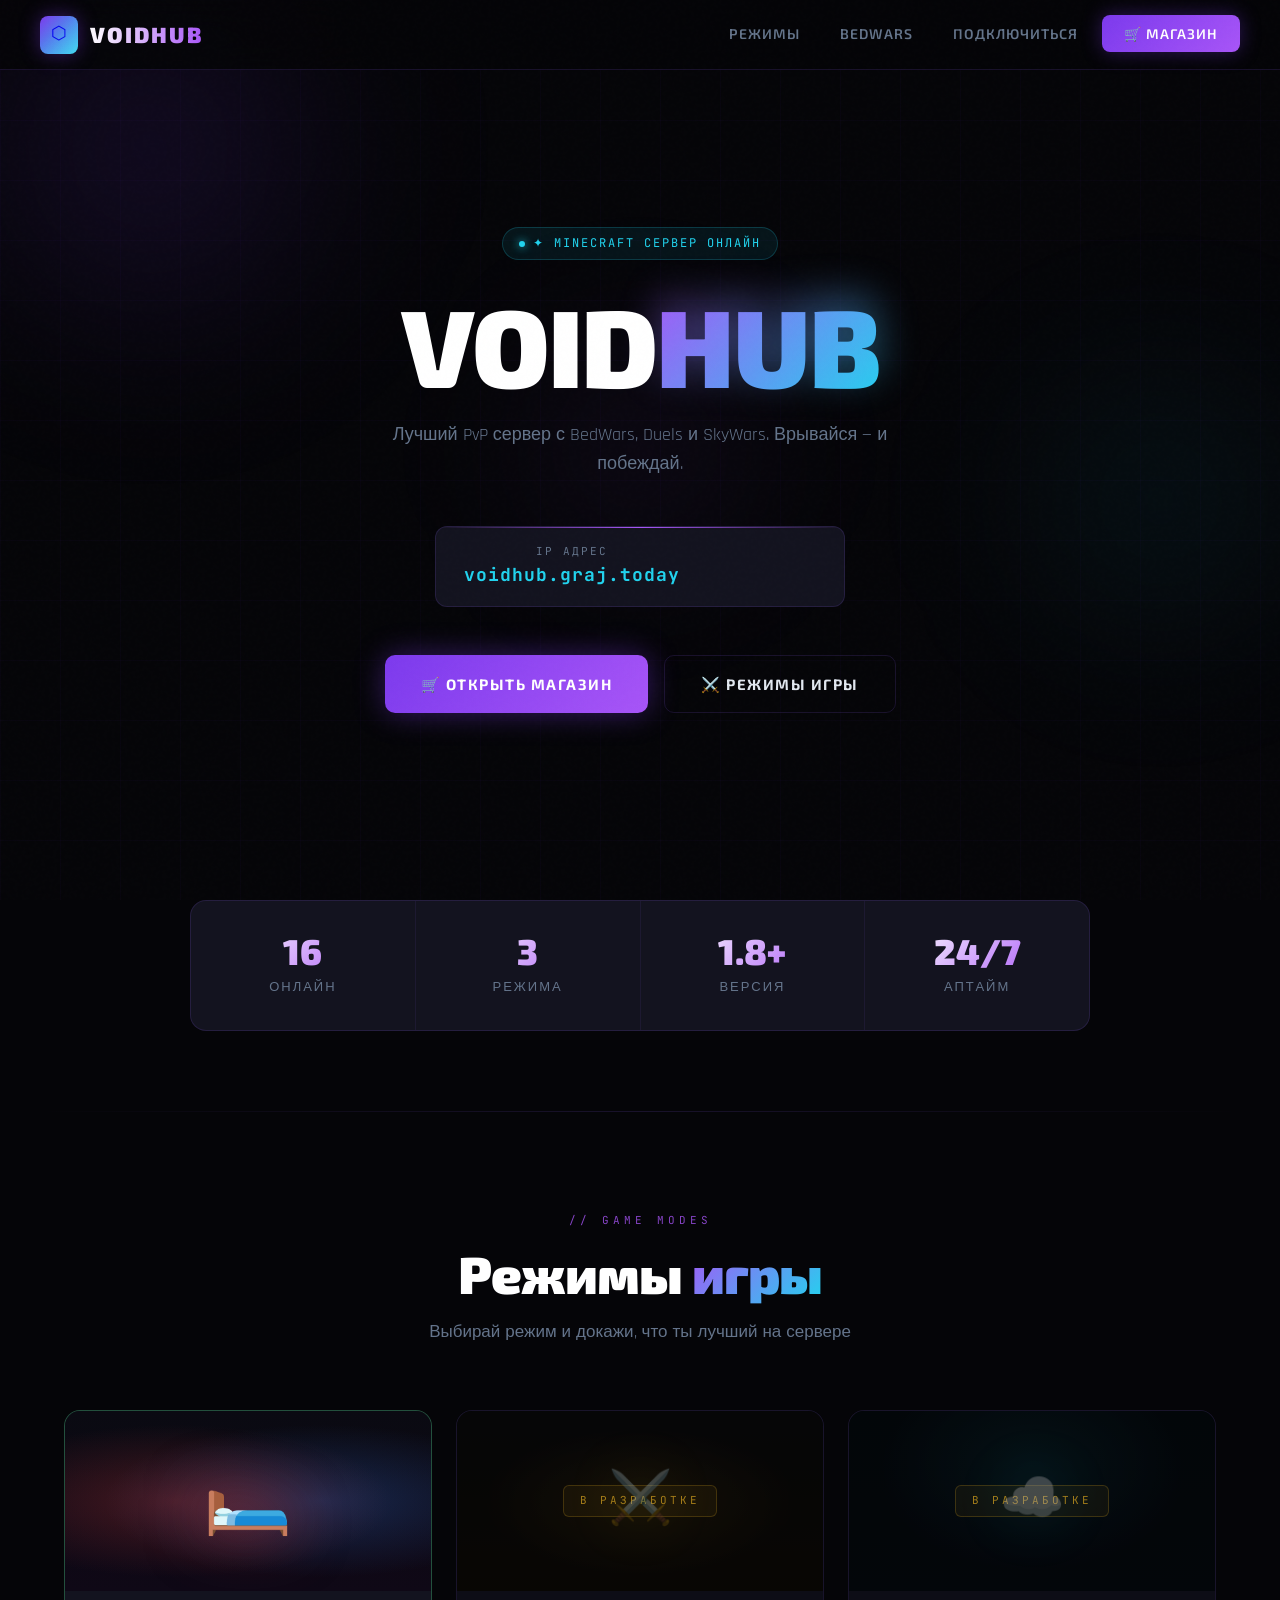
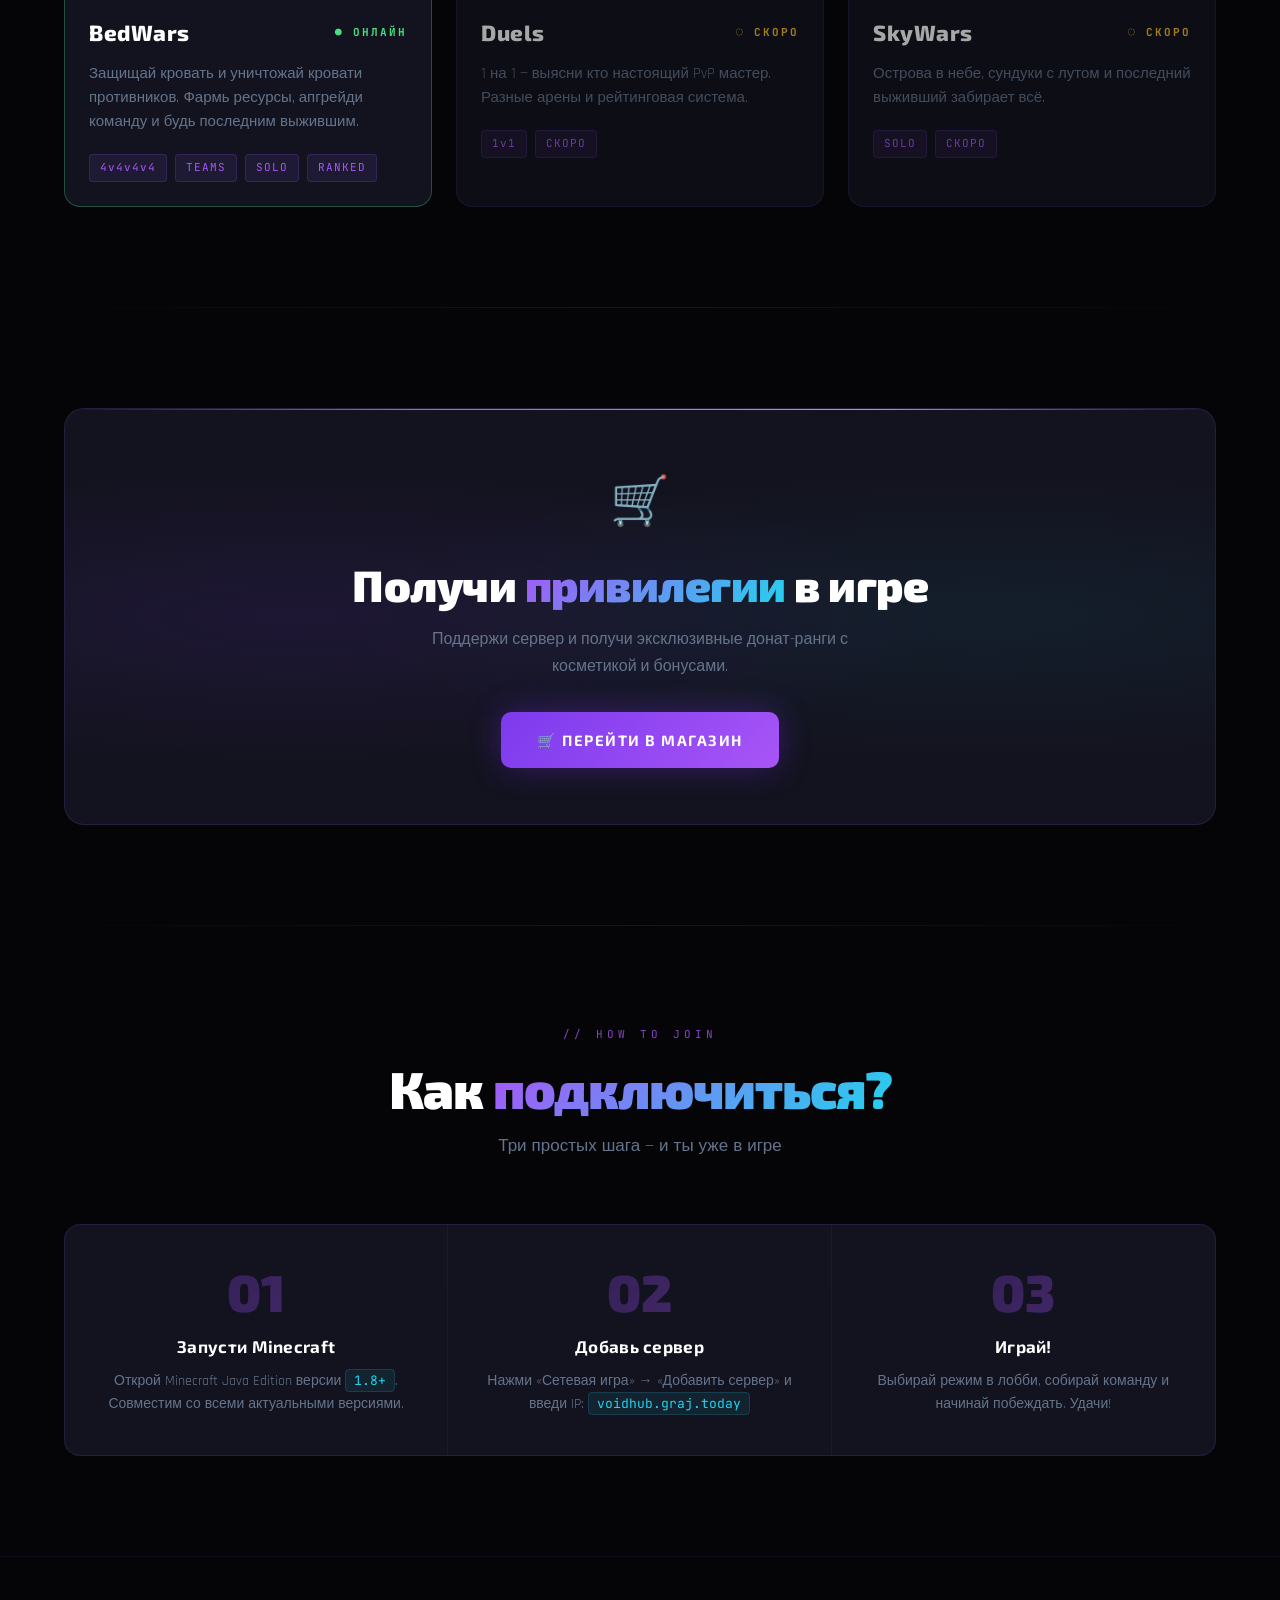
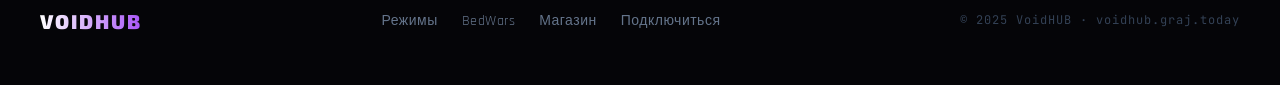
<file: index.html>
<!DOCTYPE html>
<html lang="ru">
<head>
<meta charset="UTF-8">
<meta name="viewport" content="width=device-width, initial-scale=1.0">
<title>VoidHUB — Minecraft Server</title>
<link rel="preconnect" href="https://fonts.googleapis.com">
<link rel="preconnect" href="https://fonts.gstatic.com" crossorigin>
<link href="https://fonts.googleapis.com/css2?family=Rajdhani:wght@400;500;600;700&family=Exo+2:wght@300;400;500;600;700;800;900&family=JetBrains+Mono:wght@400;700&display=swap" rel="stylesheet">
<style>
  :root {
    --void: #050508;
    --deep: #0a0a12;
    --surface: #0f0f1a;
    --card: #13131f;
    --card2: #181825;
    --border: rgba(138, 92, 246, 0.15);
    --border2: rgba(138, 92, 246, 0.08);
    --accent: #7c3aed;
    --accent2: #a855f7;
    --glow: #8b5cf6;
    --cyan: #22d3ee;
    --teal: #14b8a6;
    --green: #4ade80;
    --yellow: #fbbf24;
    --red: #f87171;
    --text: #e2e8f0;
    --muted: #64748b;
    --dim: #334155;
    --font-head: 'Exo 2', sans-serif;
    --font-body: 'Rajdhani', sans-serif;
    --font-mono: 'JetBrains Mono', monospace;
  }

  *, *::before, *::after { box-sizing: border-box; margin: 0; padding: 0; }

  html { scroll-behavior: smooth; }

  body {
    background: var(--void);
    color: var(--text);
    font-family: var(--font-body);
    font-size: 16px;
    line-height: 1.6;
    overflow-x: hidden;
    cursor: default;
  }

  /* ── NOISE TEXTURE OVERLAY ── */
  body::before {
    content: '';
    position: fixed; inset: 0;
    background-image: url("data:image/svg+xml,%3Csvg viewBox='0 0 256 256' xmlns='http://www.w3.org/2000/svg'%3E%3Cfilter id='n'%3E%3CfeTurbulence type='fractalNoise' baseFrequency='0.9' numOctaves='4' stitchTiles='stitch'/%3E%3C/filter%3E%3Crect width='100%25' height='100%25' filter='url(%23n)' opacity='0.04'/%3E%3C/svg%3E");
    pointer-events: none; z-index: 999; opacity: 0.3;
  }

  /* ── SCROLLBAR ── */
  ::-webkit-scrollbar { width: 6px; }
  ::-webkit-scrollbar-track { background: var(--deep); }
  ::-webkit-scrollbar-thumb { background: var(--accent); border-radius: 3px; }

  /* ── GRID BACKGROUND ── */
  .bg-grid {
    position: fixed; inset: 0; z-index: 0;
    background-image:
      linear-gradient(rgba(124,58,237,0.03) 1px, transparent 1px),
      linear-gradient(90deg, rgba(124,58,237,0.03) 1px, transparent 1px);
    background-size: 60px 60px;
    pointer-events: none;
  }

  /* ── FLOATING ORB ── */
  .orb {
    position: fixed;
    border-radius: 50%;
    filter: blur(80px);
    pointer-events: none;
    z-index: 0;
    animation: orbFloat 8s ease-in-out infinite alternate;
  }
  .orb-1 { width: 500px; height: 500px; background: radial-gradient(circle, rgba(124,58,237,0.15), transparent 70%); top: -100px; left: -100px; }
  .orb-2 { width: 400px; height: 400px; background: radial-gradient(circle, rgba(34,211,238,0.08), transparent 70%); bottom: 200px; right: -80px; animation-delay: -4s; }
  .orb-3 { width: 300px; height: 300px; background: radial-gradient(circle, rgba(168,85,247,0.1), transparent 70%); top: 50%; left: 50%; transform: translate(-50%,-50%); animation-delay: -2s; }
  @keyframes orbFloat { from { transform: translateY(0) scale(1); } to { transform: translateY(-40px) scale(1.05); } }

  /* ── NAV ── */
  nav {
    position: fixed; top: 0; left: 0; right: 0; z-index: 100;
    display: flex; align-items: center; justify-content: space-between;
    padding: 0 40px;
    height: 70px;
    background: rgba(5,5,8,0.85);
    backdrop-filter: blur(20px);
    border-bottom: 1px solid var(--border);
  }

  .nav-logo {
    display: flex; align-items: center; gap: 12px;
    text-decoration: none;
  }

  .nav-logo-icon {
    width: 38px; height: 38px;
    background: linear-gradient(135deg, var(--accent), var(--cyan));
    border-radius: 8px;
    display: grid; place-items: center;
    font-size: 18px;
    box-shadow: 0 0 20px rgba(124,58,237,0.4);
    position: relative;
    overflow: hidden;
  }
  .nav-logo-icon::after {
    content: '';
    position: absolute; inset: 0;
    background: linear-gradient(135deg, transparent 40%, rgba(255,255,255,0.15));
  }

  .nav-logo-text {
    font-family: var(--font-head);
    font-weight: 900;
    font-size: 22px;
    letter-spacing: 2px;
    background: linear-gradient(90deg, #fff 0%, var(--accent2) 100%);
    -webkit-background-clip: text;
    -webkit-text-fill-color: transparent;
    background-clip: text;
  }

  .nav-links {
    display: flex; align-items: center; gap: 8px;
    list-style: none;
  }

  .nav-links a {
    font-family: var(--font-head);
    font-weight: 600;
    font-size: 14px;
    letter-spacing: 1px;
    text-transform: uppercase;
    text-decoration: none;
    color: var(--muted);
    padding: 8px 16px;
    border-radius: 6px;
    transition: all 0.2s;
  }
  .nav-links a:hover { color: var(--text); background: rgba(124,58,237,0.1); }

  .nav-shop-btn {
    font-family: var(--font-head);
    font-weight: 700;
    font-size: 14px;
    letter-spacing: 1px;
    text-transform: uppercase;
    text-decoration: none;
    color: #fff !important;
    padding: 10px 22px !important;
    background: linear-gradient(135deg, var(--accent), var(--accent2)) !important;
    border-radius: 8px !important;
    box-shadow: 0 0 20px rgba(124,58,237,0.35);
    transition: all 0.2s !important;
  }
  .nav-shop-btn:hover {
    transform: translateY(-1px);
    box-shadow: 0 0 30px rgba(124,58,237,0.55) !important;
    background: rgba(0,0,0,0) !important;
  }

  /* ── HERO ── */
  .hero {
    position: relative; z-index: 1;
    min-height: 100vh;
    display: flex; flex-direction: column; align-items: center; justify-content: center;
    text-align: center;
    padding: 120px 24px 80px;
  }

  .hero-badge {
    display: inline-flex; align-items: center; gap: 8px;
    font-family: var(--font-mono);
    font-size: 12px;
    color: var(--cyan);
    background: rgba(34,211,238,0.08);
    border: 1px solid rgba(34,211,238,0.2);
    border-radius: 100px;
    padding: 6px 16px;
    margin-bottom: 32px;
    letter-spacing: 2px;
    text-transform: uppercase;
    animation: fadeDown 0.6s ease both;
  }

  .hero-badge::before {
    content: '';
    width: 6px; height: 6px;
    background: var(--cyan);
    border-radius: 50%;
    box-shadow: 0 0 8px var(--cyan);
    animation: pulse 2s infinite;
  }
  @keyframes pulse { 0%,100% { opacity: 1; } 50% { opacity: 0.3; } }

  .hero-title {
    font-family: var(--font-head);
    font-weight: 900;
    font-size: clamp(56px, 10vw, 110px);
    letter-spacing: -2px;
    line-height: 0.95;
    margin-bottom: 24px;
    animation: fadeDown 0.6s ease 0.1s both;
  }

  .hero-title .void { color: #fff; }
  .hero-title .hub {
    background: linear-gradient(135deg, var(--accent2), var(--cyan));
    -webkit-background-clip: text;
    -webkit-text-fill-color: transparent;
    background-clip: text;
    position: relative;
  }
  .hero-title .hub::after {
    content: 'HUB';
    position: absolute; inset: 0;
    background: linear-gradient(135deg, var(--accent2), var(--cyan));
    -webkit-background-clip: text;
    -webkit-text-fill-color: transparent;
    background-clip: text;
    filter: blur(20px);
    opacity: 0.5;
    z-index: -1;
  }

  .hero-sub {
    font-family: var(--font-body);
    font-size: 18px;
    color: var(--muted);
    max-width: 500px;
    margin: 0 auto 48px;
    font-weight: 400;
    animation: fadeDown 0.6s ease 0.2s both;
  }

  .hero-ip-box {
    display: inline-flex; align-items: center; gap: 16px;
    background: var(--card);
    border: 1px solid var(--border);
    border-radius: 12px;
    padding: 16px 28px;
    margin-bottom: 48px;
    animation: fadeDown 0.6s ease 0.3s both;
    cursor: pointer;
    transition: all 0.2s;
    position: relative;
    overflow: hidden;
  }
  .hero-ip-box::before {
    content: '';
    position: absolute; top: 0; left: 0; right: 0; height: 1px;
    background: linear-gradient(90deg, transparent, var(--accent2), transparent);
  }
  .hero-ip-box:hover { border-color: rgba(138,92,246,0.4); transform: translateY(-2px); }
  .hero-ip-box:hover .copy-hint { opacity: 1; }

  .ip-label {
    font-family: var(--font-mono);
    font-size: 11px;
    color: var(--muted);
    letter-spacing: 2px;
    text-transform: uppercase;
  }

  .ip-address {
    font-family: var(--font-mono);
    font-size: 18px;
    font-weight: 700;
    color: var(--cyan);
    letter-spacing: 1px;
  }

  .copy-hint {
    font-family: var(--font-mono);
    font-size: 11px;
    color: var(--accent2);
    opacity: 0;
    transition: opacity 0.2s;
    letter-spacing: 1px;
  }

  .hero-btns {
    display: flex; gap: 16px; flex-wrap: wrap; justify-content: center;
    animation: fadeDown 0.6s ease 0.4s both;
  }

  .btn-primary {
    display: inline-flex; align-items: center; gap: 10px;
    font-family: var(--font-head);
    font-weight: 700;
    font-size: 15px;
    letter-spacing: 1.5px;
    text-transform: uppercase;
    text-decoration: none;
    color: #fff;
    padding: 16px 36px;
    background: linear-gradient(135deg, var(--accent), var(--accent2));
    border-radius: 10px;
    box-shadow: 0 0 30px rgba(124,58,237,0.4), 0 4px 15px rgba(0,0,0,0.3);
    transition: all 0.25s;
    border: none; cursor: pointer;
    position: relative; overflow: hidden;
  }
  .btn-primary::before {
    content: '';
    position: absolute; inset: 0;
    background: linear-gradient(135deg, rgba(255,255,255,0.1), transparent);
    opacity: 0; transition: opacity 0.2s;
  }
  .btn-primary:hover { transform: translateY(-3px); box-shadow: 0 0 50px rgba(124,58,237,0.6), 0 8px 25px rgba(0,0,0,0.4); }
  .btn-primary:hover::before { opacity: 1; }

  .btn-secondary {
    display: inline-flex; align-items: center; gap: 10px;
    font-family: var(--font-head);
    font-weight: 700;
    font-size: 15px;
    letter-spacing: 1.5px;
    text-transform: uppercase;
    text-decoration: none;
    color: var(--text);
    padding: 16px 36px;
    background: transparent;
    border: 1px solid var(--border);
    border-radius: 10px;
    transition: all 0.25s;
    cursor: pointer;
  }
  .btn-secondary:hover { border-color: rgba(138,92,246,0.5); background: rgba(124,58,237,0.08); transform: translateY(-3px); }

  /* ── STATS BAR ── */
  .stats-bar {
    position: relative; z-index: 1;
    display: flex; justify-content: center; flex-wrap: wrap; gap: 0;
    margin: 0 24px;
    background: var(--card);
    border: 1px solid var(--border);
    border-radius: 16px;
    overflow: hidden;
    max-width: 900px;
    margin: 0 auto;
    animation: fadeUp 0.6s ease 0.5s both;
  }

  .stat-item {
    flex: 1; min-width: 180px;
    padding: 32px 28px;
    text-align: center;
    position: relative;
    border-right: 1px solid var(--border2);
  }
  .stat-item:last-child { border-right: none; }
  .stat-item::before {
    content: '';
    position: absolute; bottom: 0; left: 50%; transform: translateX(-50%);
    width: 40%; height: 2px;
    background: linear-gradient(90deg, transparent, var(--accent), transparent);
    opacity: 0; transition: opacity 0.3s;
  }
  .stat-item:hover::before { opacity: 1; }

  .stat-num {
    font-family: var(--font-head);
    font-weight: 900;
    font-size: 36px;
    background: linear-gradient(135deg, #fff, var(--accent2));
    -webkit-background-clip: text;
    -webkit-text-fill-color: transparent;
    background-clip: text;
    line-height: 1;
    margin-bottom: 8px;
  }

  .stat-label {
    font-family: var(--font-body);
    font-size: 13px;
    color: var(--muted);
    letter-spacing: 2px;
    text-transform: uppercase;
    font-weight: 500;
  }

  /* ── SECTION ── */
  section {
    position: relative; z-index: 1;
    padding: 100px 24px;
    max-width: 1200px;
    margin: 0 auto;
  }

  .section-header {
    text-align: center;
    margin-bottom: 64px;
  }

  .section-tag {
    font-family: var(--font-mono);
    font-size: 11px;
    color: var(--accent2);
    letter-spacing: 4px;
    text-transform: uppercase;
    margin-bottom: 16px;
    opacity: 0.8;
  }

  .section-title {
    font-family: var(--font-head);
    font-weight: 900;
    font-size: clamp(32px, 5vw, 52px);
    letter-spacing: -1px;
    color: #fff;
    line-height: 1.1;
    margin-bottom: 16px;
  }

  .section-title span {
    background: linear-gradient(135deg, var(--accent2), var(--cyan));
    -webkit-background-clip: text;
    -webkit-text-fill-color: transparent;
    background-clip: text;
  }

  .section-desc {
    font-size: 17px;
    color: var(--muted);
    max-width: 480px;
    margin: 0 auto;
  }

  /* ── MODES GRID ── */
  .modes-grid {
    display: grid;
    grid-template-columns: repeat(auto-fit, minmax(300px, 1fr));
    gap: 24px;
  }

  .mode-card {
    background: var(--card);
    border: 1px solid var(--border);
    border-radius: 16px;
    overflow: hidden;
    transition: all 0.3s;
    position: relative;
    cursor: default;
  }
  .mode-card:hover { transform: translateY(-6px); border-color: rgba(138,92,246,0.35); }
  .mode-card:hover .mode-glow { opacity: 1; }
  .mode-card.active { border-color: rgba(74,222,128,0.3); }
  .mode-card.active .mode-status { color: var(--green); }
  .mode-card.coming-soon { opacity: 0.65; }
  .mode-card.coming-soon .mode-status { color: var(--yellow); }

  .mode-glow {
    position: absolute; inset: 0;
    background: radial-gradient(ellipse at 50% 0%, rgba(124,58,237,0.08), transparent 70%);
    opacity: 0; transition: opacity 0.3s;
    pointer-events: none;
  }

  .mode-banner {
    height: 180px;
    position: relative;
    overflow: hidden;
    display: flex; align-items: center; justify-content: center;
  }

  .mode-banner-bedwars {
    background:
      radial-gradient(ellipse at 30% 50%, rgba(239,68,68,0.25), transparent 60%),
      radial-gradient(ellipse at 70% 50%, rgba(59,130,246,0.25), transparent 60%),
      linear-gradient(180deg, #0a0a12 0%, #0f0816 100%);
  }
  .mode-banner-duels {
    background:
      radial-gradient(ellipse at 50% 50%, rgba(251,191,36,0.15), transparent 60%),
      linear-gradient(180deg, #0a0a0a 0%, #120c00 100%);
  }
  .mode-banner-skywars {
    background:
      radial-gradient(ellipse at 50% 30%, rgba(34,211,238,0.15), transparent 60%),
      linear-gradient(180deg, #020b0f 0%, #040a12 100%);
  }

  .mode-banner-icon {
    font-size: 72px;
    filter: drop-shadow(0 0 30px rgba(124,58,237,0.5));
    animation: iconFloat 3s ease-in-out infinite alternate;
    z-index: 1;
  }
  .mode-banner-bedwars .mode-banner-icon { filter: drop-shadow(0 0 30px rgba(239,68,68,0.5)); }
  .mode-banner-duels .mode-banner-icon { filter: drop-shadow(0 0 30px rgba(251,191,36,0.5)); }
  .mode-banner-skywars .mode-banner-icon { filter: drop-shadow(0 0 30px rgba(34,211,238,0.5)); }

  @keyframes iconFloat { from { transform: translateY(0); } to { transform: translateY(-8px); } }

  .mode-banner-particles {
    position: absolute; inset: 0;
    overflow: hidden;
  }
  .mode-banner-particles span {
    position: absolute;
    width: 3px; height: 3px;
    border-radius: 50%;
    background: var(--accent2);
    animation: particleDrift linear infinite;
    opacity: 0;
  }
  .mode-banner-bedwars .mode-banner-particles span { background: #f87171; }
  .mode-banner-skywars .mode-banner-particles span { background: var(--cyan); }
  .mode-banner-duels .mode-banner-particles span { background: var(--yellow); }

  @keyframes particleDrift {
    0% { transform: translateY(100%) translateX(var(--dx)); opacity: 0; }
    10% { opacity: 0.7; }
    90% { opacity: 0.7; }
    100% { transform: translateY(-100%) translateX(var(--dx)); opacity: 0; }
  }

  .mode-body {
    padding: 24px;
  }

  .mode-header {
    display: flex; align-items: center; justify-content: space-between;
    margin-bottom: 12px;
  }

  .mode-name {
    font-family: var(--font-head);
    font-weight: 800;
    font-size: 22px;
    letter-spacing: 0.5px;
    color: #fff;
  }

  .mode-status {
    font-family: var(--font-mono);
    font-size: 11px;
    letter-spacing: 2px;
    text-transform: uppercase;
    font-weight: 700;
  }

  .mode-desc {
    font-size: 15px;
    color: var(--muted);
    line-height: 1.6;
    margin-bottom: 20px;
  }

  .mode-tags {
    display: flex; flex-wrap: wrap; gap: 8px;
  }

  .mode-tag {
    font-family: var(--font-mono);
    font-size: 11px;
    color: var(--accent2);
    background: rgba(138,92,246,0.1);
    border: 1px solid rgba(138,92,246,0.2);
    border-radius: 4px;
    padding: 4px 10px;
    letter-spacing: 1px;
  }

  /* ── FEATURES ── */
  .features-grid {
    display: grid;
    grid-template-columns: repeat(auto-fit, minmax(260px, 1fr));
    gap: 20px;
  }

  .feature-card {
    background: var(--card);
    border: 1px solid var(--border2);
    border-radius: 12px;
    padding: 28px;
    transition: all 0.25s;
    position: relative;
    overflow: hidden;
  }
  .feature-card::before {
    content: '';
    position: absolute; top: 0; left: 0;
    width: 100%; height: 2px;
    background: linear-gradient(90deg, var(--accent), var(--cyan));
    transform: scaleX(0);
    transform-origin: left;
    transition: transform 0.3s;
  }
  .feature-card:hover { border-color: var(--border); transform: translateY(-4px); }
  .feature-card:hover::before { transform: scaleX(1); }

  .feature-icon {
    font-size: 32px;
    margin-bottom: 16px;
    display: block;
  }

  .feature-name {
    font-family: var(--font-head);
    font-weight: 700;
    font-size: 18px;
    color: #fff;
    margin-bottom: 8px;
    letter-spacing: 0.3px;
  }

  .feature-desc {
    font-size: 14px;
    color: var(--muted);
    line-height: 1.6;
  }

  /* ── RANKS / SHOP PROMO ── */
  .shop-promo {
    background: var(--card);
    border: 1px solid var(--border);
    border-radius: 20px;
    overflow: hidden;
    position: relative;
  }

  .shop-promo-bg {
    position: absolute; inset: 0;
    background:
      radial-gradient(ellipse at 20% 50%, rgba(124,58,237,0.1), transparent 50%),
      radial-gradient(ellipse at 80% 50%, rgba(34,211,238,0.06), transparent 50%);
    pointer-events: none;
  }
  .shop-promo-bg::before {
    content: '';
    position: absolute; top: 0; left: 0; right: 0; height: 1px;
    background: linear-gradient(90deg, transparent, var(--accent2) 30%, var(--cyan) 70%, transparent);
  }

  .shop-promo-inner {
    position: relative; z-index: 1;
    display: grid; grid-template-columns: 1fr 1fr;
    gap: 48px;
    padding: 56px 56px;
    align-items: center;
  }

  .shop-promo-left h2 {
    font-family: var(--font-head);
    font-weight: 900;
    font-size: clamp(28px, 4vw, 44px);
    letter-spacing: -0.5px;
    color: #fff;
    line-height: 1.1;
    margin-bottom: 16px;
  }
  .shop-promo-left h2 span {
    background: linear-gradient(135deg, var(--accent2), var(--cyan));
    -webkit-background-clip: text;
    -webkit-text-fill-color: transparent;
    background-clip: text;
  }

  .shop-promo-left p {
    font-size: 16px;
    color: var(--muted);
    margin-bottom: 32px;
    line-height: 1.7;
  }

  .ranks-list {
    display: flex; flex-direction: column; gap: 12px;
  }

  .rank-item {
    display: flex; align-items: center; gap: 16px;
    background: rgba(255,255,255,0.03);
    border: 1px solid var(--border2);
    border-radius: 10px;
    padding: 14px 18px;
    transition: all 0.2s;
  }
  .rank-item:hover { border-color: var(--border); background: rgba(124,58,237,0.05); }

  .rank-badge {
    font-family: var(--font-mono);
    font-weight: 700;
    font-size: 13px;
    letter-spacing: 1px;
    padding: 4px 12px;
    border-radius: 6px;
    min-width: 80px;
    text-align: center;
  }
  .rank-vip { background: rgba(74,222,128,0.15); color: var(--green); border: 1px solid rgba(74,222,128,0.25); }
  .rank-mvp { background: rgba(34,211,238,0.15); color: var(--cyan); border: 1px solid rgba(34,211,238,0.25); }
  .rank-elite { background: rgba(251,191,36,0.15); color: var(--yellow); border: 1px solid rgba(251,191,36,0.25); }
  .rank-legend { background: rgba(168,85,247,0.2); color: var(--accent2); border: 1px solid rgba(168,85,247,0.35); }

  .rank-info { flex: 1; }
  .rank-name {
    font-family: var(--font-head);
    font-weight: 700;
    font-size: 15px;
    color: #fff;
    margin-bottom: 2px;
  }
  .rank-perks {
    font-size: 13px;
    color: var(--muted);
  }

  /* ── HOW TO PLAY ── */
  .steps-row {
    display: grid;
    grid-template-columns: repeat(auto-fit, minmax(200px, 1fr));
    gap: 0;
    background: var(--card);
    border: 1px solid var(--border);
    border-radius: 16px;
    overflow: hidden;
    position: relative;
  }

  .step-item {
    padding: 40px 32px;
    text-align: center;
    border-right: 1px solid var(--border2);
    position: relative;
    transition: background 0.25s;
  }
  .step-item:last-child { border-right: none; }
  .step-item:hover { background: rgba(124,58,237,0.04); }

  .step-num {
    font-family: var(--font-head);
    font-weight: 900;
    font-size: 52px;
    background: linear-gradient(135deg, rgba(124,58,237,0.2), rgba(168,85,247,0.4));
    -webkit-background-clip: text;
    -webkit-text-fill-color: transparent;
    background-clip: text;
    line-height: 1;
    margin-bottom: 16px;
  }

  .step-title {
    font-family: var(--font-head);
    font-weight: 700;
    font-size: 17px;
    color: #fff;
    margin-bottom: 10px;
    letter-spacing: 0.3px;
  }

  .step-desc {
    font-size: 14px;
    color: var(--muted);
    line-height: 1.6;
  }

  .step-desc code {
    font-family: var(--font-mono);
    font-size: 13px;
    color: var(--cyan);
    background: rgba(34,211,238,0.08);
    padding: 2px 8px;
    border-radius: 4px;
    border: 1px solid rgba(34,211,238,0.15);
  }

  /* ── DISCORD ── */
  .discord-section {
    background: linear-gradient(135deg, rgba(88,101,242,0.15), rgba(124,58,237,0.1));
    border: 1px solid rgba(88,101,242,0.25);
    border-radius: 20px;
    padding: 60px;
    text-align: center;
    position: relative;
    overflow: hidden;
  }
  .discord-section::before {
    content: '';
    position: absolute; top: 0; left: 0; right: 0; height: 1px;
    background: linear-gradient(90deg, transparent, rgba(88,101,242,0.8), transparent);
  }

  .discord-icon { font-size: 56px; margin-bottom: 24px; display: block; }

  .discord-section h2 {
    font-family: var(--font-head);
    font-weight: 900;
    font-size: clamp(28px, 4vw, 40px);
    color: #fff;
    margin-bottom: 12px;
  }

  .discord-section p {
    font-size: 16px;
    color: var(--muted);
    margin-bottom: 32px;
    max-width: 400px;
    margin-left: auto; margin-right: auto;
  }

  .btn-discord {
    display: inline-flex; align-items: center; gap: 12px;
    font-family: var(--font-head);
    font-weight: 700;
    font-size: 15px;
    letter-spacing: 1px;
    text-transform: uppercase;
    text-decoration: none;
    color: #fff;
    padding: 16px 40px;
    background: #5865F2;
    border-radius: 10px;
    box-shadow: 0 0 30px rgba(88,101,242,0.4);
    transition: all 0.25s;
  }
  .btn-discord:hover { transform: translateY(-3px); box-shadow: 0 0 50px rgba(88,101,242,0.6); background: #4752c4; }

  /* ── FOOTER ── */
  footer {
    position: relative; z-index: 1;
    border-top: 1px solid var(--border2);
    padding: 48px 40px;
    display: flex; align-items: center; justify-content: space-between;
    flex-wrap: wrap; gap: 24px;
  }

  .footer-logo {
    font-family: var(--font-head);
    font-weight: 900;
    font-size: 20px;
    letter-spacing: 2px;
    background: linear-gradient(90deg, #fff, var(--accent2));
    -webkit-background-clip: text;
    -webkit-text-fill-color: transparent;
    background-clip: text;
  }

  .footer-links {
    display: flex; gap: 24px; flex-wrap: wrap;
  }
  .footer-links a {
    font-family: var(--font-body);
    font-size: 14px;
    color: var(--muted);
    text-decoration: none;
    letter-spacing: 0.5px;
    transition: color 0.2s;
  }
  .footer-links a:hover { color: var(--text); }

  .footer-copy {
    font-family: var(--font-mono);
    font-size: 12px;
    color: var(--dim);
    letter-spacing: 1px;
  }

  /* ── TOAST ── */
  .toast {
    position: fixed;
    bottom: 30px; left: 50%; transform: translateX(-50%) translateY(80px);
    background: var(--card2);
    border: 1px solid rgba(74,222,128,0.3);
    border-radius: 10px;
    padding: 14px 28px;
    font-family: var(--font-mono);
    font-size: 13px;
    color: var(--green);
    letter-spacing: 1px;
    z-index: 9999;
    transition: transform 0.4s cubic-bezier(0.34,1.56,0.64,1), opacity 0.4s;
    opacity: 0;
    white-space: nowrap;
  }
  .toast.show { transform: translateX(-50%) translateY(0); opacity: 1; }

  /* ── ANIMATIONS ── */
  @keyframes fadeDown {
    from { opacity: 0; transform: translateY(-20px); }
    to { opacity: 1; transform: translateY(0); }
  }
  @keyframes fadeUp {
    from { opacity: 0; transform: translateY(20px); }
    to { opacity: 1; transform: translateY(0); }
  }

  /* ── DIVIDER ── */
  .divider {
    width: 100%; height: 1px;
    background: linear-gradient(90deg, transparent, var(--border), transparent);
    margin: 0 24px;
    max-width: 1200px;
    margin-left: auto; margin-right: auto;
  }

  /* ── RESPONSIVE ── */
  @media (max-width: 768px) {
    nav { padding: 0 20px; }
    .nav-links { display: none; }
    .shop-promo-inner { grid-template-columns: 1fr; padding: 32px 24px; gap: 32px; }
    .stat-item { min-width: 140px; }
    footer { padding: 32px 24px; flex-direction: column; align-items: flex-start; }
    .discord-section { padding: 40px 24px; }
    .step-item { border-right: none; border-bottom: 1px solid var(--border2); }
    .step-item:last-child { border-bottom: none; }
  }

  /* ── SECTION FADE-IN (INTERSECTION) ── */
  .fade-section {
    opacity: 0;
    transform: translateY(30px);
    transition: opacity 0.7s ease, transform 0.7s ease;
  }
  .fade-section.visible {
    opacity: 1;
    transform: translateY(0);
  }
</style>
</head>
<body>

<div class="bg-grid"></div>
<div class="orb orb-1"></div>
<div class="orb orb-2"></div>
<div class="orb orb-3"></div>

<!-- ── NAV ── -->
<nav>
  <a href="#" class="nav-logo">
    <div class="nav-logo-icon">⬡</div>
    <span class="nav-logo-text">VOIDHUB</span>
  </a>
  <ul class="nav-links">
    <li><a href="#modes">Режимы</a></li>
    <li><a href="#features">BedWars</a></li>
    <li><a href="#howtojoin">Подключиться</a></li>
    <li><a href="https://voidhub.tebex.io/" target="_blank" class="nav-shop-btn">🛒 Магазин</a></li>
  </ul>
</nav>

<!-- ── HERO ── -->
<div class="hero">
  <div class="hero-badge">✦ Minecraft сервер онлайн</div>

  <h1 class="hero-title">
    <span class="void">VOID</span><span class="hub">HUB</span>
  </h1>

  <p class="hero-sub">
    Лучший PvP сервер с BedWars, Duels и SkyWars.
    Врывайся — и побеждай.
  </p>

  <div class="hero-ip-box" onclick="copyIP()">
    <div>
      <div class="ip-label">IP адрес</div>
      <div class="ip-address">voidhub.graj.today</div>
    </div>
    <div class="copy-hint">[ СКОПИРОВАТЬ ]</div>
  </div>

  <div class="hero-btns">
    <a href="https://voidhub.tebex.io/" target="_blank" class="btn-primary">🛒 Открыть магазин</a>
    <a href="#modes" class="btn-secondary">⚔️ Режимы игры</a>
  </div>
</div>

<!-- ── STATS ── -->
<div style="position:relative;z-index:1;padding:0 24px 80px;max-width:960px;margin:0 auto;" class="fade-section">
  <div class="stats-bar">
    <div class="stat-item">
      <div class="stat-num" id="stat-online">—</div>
      <div class="stat-label">Онлайн</div>
    </div>
    <div class="stat-item">
      <div class="stat-num">3</div>
      <div class="stat-label">Режима</div>
    </div>
    <div class="stat-item">
      <div class="stat-num">1.8+</div>
      <div class="stat-label">Версия</div>
    </div>
    <div class="stat-item">
      <div class="stat-num">24/7</div>
      <div class="stat-label">Аптайм</div>
    </div>
  </div>
</div>

<div class="divider"></div>

<!-- ── MODES ── -->
<section id="modes" class="fade-section">
  <div class="section-header">
    <div class="section-tag">// game modes</div>
    <h2 class="section-title">Режимы <span>игры</span></h2>
    <p class="section-desc">Выбирай режим и докажи, что ты лучший на сервере</p>
  </div>

  <div class="modes-grid">
    <!-- BedWars -->
    <div class="mode-card active">
      <div class="mode-glow"></div>
      <div class="mode-banner mode-banner-bedwars">
        <div class="mode-banner-particles">
          <span style="left:15%;--dx:-20px;animation-duration:3.2s;animation-delay:0s"></span>
          <span style="left:35%;--dx:10px;animation-duration:4.1s;animation-delay:0.5s"></span>
          <span style="left:55%;--dx:-15px;animation-duration:3.7s;animation-delay:1s"></span>
          <span style="left:75%;--dx:25px;animation-duration:4.5s;animation-delay:0.3s"></span>
          <span style="left:88%;--dx:-10px;animation-duration:3.0s;animation-delay:1.5s"></span>
        </div>
        <div class="mode-banner-icon">🛏️</div>
      </div>
      <div class="mode-body">
        <div class="mode-header">
          <div class="mode-name">BedWars</div>
          <div class="mode-status">● ОНЛАЙН</div>
        </div>
        <p class="mode-desc">
          Защищай кровать и уничтожай кровати противников. Фармь ресурсы, апгрейди команду и будь последним выжившим.
        </p>
        <div class="mode-tags">
          <span class="mode-tag">4v4v4v4</span>
          <span class="mode-tag">TEAMS</span>
          <span class="mode-tag">SOLO</span>
          <span class="mode-tag">RANKED</span>
        </div>
      </div>
    </div>

    <!-- Duels coming soon -->
    <div class="mode-card coming-soon">
      <div class="mode-glow"></div>
      <div class="mode-banner mode-banner-duels">
        <div class="mode-banner-particles">
          <span style="left:20%;--dx:15px;animation-duration:3.5s;animation-delay:0.2s"></span>
          <span style="left:50%;--dx:-20px;animation-duration:4.0s;animation-delay:0.8s"></span>
          <span style="left:80%;--dx:10px;animation-duration:3.2s;animation-delay:0s"></span>
        </div>
        <div class="mode-banner-icon" style="font-size:52px;opacity:0.4">⚔️</div>
        <div style="position:absolute;inset:0;display:flex;align-items:center;justify-content:center;flex-direction:column;gap:8px;background:rgba(5,5,8,0.45);">
          <span style="font-family:var(--font-mono);font-size:11px;color:var(--yellow);letter-spacing:3px;text-transform:uppercase;border:1px solid rgba(251,191,36,0.3);padding:6px 16px;border-radius:6px;background:rgba(251,191,36,0.08)">В РАЗРАБОТКЕ</span>
        </div>
      </div>
      <div class="mode-body">
        <div class="mode-header">
          <div class="mode-name">Duels</div>
          <div class="mode-status">◌ СКОРО</div>
        </div>
        <p class="mode-desc">1 на 1 — выясни кто настоящий PvP мастер. Разные арены и рейтинговая система.</p>
        <div class="mode-tags">
          <span class="mode-tag">1v1</span>
          <span class="mode-tag">СКОРО</span>
        </div>
      </div>
    </div>

    <!-- SkyWars coming soon -->
    <div class="mode-card coming-soon">
      <div class="mode-glow"></div>
      <div class="mode-banner mode-banner-skywars">
        <div class="mode-banner-particles">
          <span style="left:10%;--dx:20px;animation-duration:4.2s;animation-delay:0.4s"></span>
          <span style="left:65%;--dx:10px;animation-duration:3.3s;animation-delay:0.1s"></span>
        </div>
        <div class="mode-banner-icon" style="font-size:52px;opacity:0.4">☁️</div>
        <div style="position:absolute;inset:0;display:flex;align-items:center;justify-content:center;flex-direction:column;gap:8px;background:rgba(5,5,8,0.45);">
          <span style="font-family:var(--font-mono);font-size:11px;color:var(--yellow);letter-spacing:3px;text-transform:uppercase;border:1px solid rgba(251,191,36,0.3);padding:6px 16px;border-radius:6px;background:rgba(251,191,36,0.08)">В РАЗРАБОТКЕ</span>
        </div>
      </div>
      <div class="mode-body">
        <div class="mode-header">
          <div class="mode-name">SkyWars</div>
          <div class="mode-status">◌ СКОРО</div>
        </div>
        <p class="mode-desc">Острова в небе, сундуки с лутом и последний выживший забирает всё.</p>
        <div class="mode-tags">
          <span class="mode-tag">SOLO</span>
          <span class="mode-tag">СКОРО</span>
        </div>
      </div>
    </div>
  </div>
</section>

<div class="divider"></div>

<!-- ── SHOP PROMO ── -->
<section class="fade-section">
  <div class="shop-promo">
    <div class="shop-promo-bg"></div>
    <div style="position:relative;z-index:1;padding:56px;text-align:center;">
      <div style="font-size:48px;margin-bottom:20px;">🛒</div>
      <h2 style="font-family:var(--font-head);font-weight:900;font-size:clamp(28px,4vw,44px);letter-spacing:-0.5px;color:#fff;line-height:1.1;margin-bottom:16px;">Получи <span style="background:linear-gradient(135deg,var(--accent2),var(--cyan));-webkit-background-clip:text;-webkit-text-fill-color:transparent;background-clip:text;">привилегии</span> в игре</h2>
      <p style="font-size:16px;color:var(--muted);max-width:480px;margin:0 auto 32px;line-height:1.7;">Поддержи сервер и получи эксклюзивные донат-ранги с косметикой и бонусами.</p>
      <a href="https://voidhub.tebex.io/" target="_blank" class="btn-primary" style="display:inline-flex;">
        🛒 Перейти в магазин
      </a>
    </div>
  </div>
</section>

<div class="divider"></div>

<!-- ── HOW TO JOIN ── -->
<section id="howtojoin" class="fade-section">
  <div class="section-header">
    <div class="section-tag">// how to join</div>
    <h2 class="section-title">Как <span>подключиться?</span></h2>
    <p class="section-desc">Три простых шага — и ты уже в игре</p>
  </div>

  <div class="steps-row">
    <div class="step-item">
      <div class="step-num">01</div>
      <div class="step-title">Запусти Minecraft</div>
      <p class="step-desc">Открой Minecraft Java Edition версии <code>1.8+</code>. Совместим со всеми актуальными версиями.</p>
    </div>
    <div class="step-item">
      <div class="step-num">02</div>
      <div class="step-title">Добавь сервер</div>
      <p class="step-desc">Нажми «Сетевая игра» → «Добавить сервер» и введи IP: <code>voidhub.graj.today</code></p>
    </div>
    <div class="step-item">
      <div class="step-num">03</div>
      <div class="step-title">Играй!</div>
      <p class="step-desc">Выбирай режим в лобби, собирай команду и начинай побеждать. Удачи!</p>
    </div>
  </div>
</section>



<!-- ── FOOTER ── -->
<footer>
  <div class="footer-logo">VOIDHUB</div>
  <div class="footer-links">
    <a href="#modes">Режимы</a>
    <a href="#features">BedWars</a>
    <a href="https://voidhub.tebex.io/" target="_blank">Магазин</a>
    <a href="#howtojoin">Подключиться</a>
  </div>
  <div class="footer-copy">© 2025 VoidHUB · voidhub.graj.today</div>
</footer>

<!-- ── TOAST ── -->
<div class="toast" id="toast">✓ IP скопирован!</div>

<script>
  // Copy IP
  function copyIP() {
    navigator.clipboard.writeText('voidhub.graj.today').then(() => {
      const t = document.getElementById('toast');
      t.classList.add('show');
      setTimeout(() => t.classList.remove('show'), 2500);
    });
  }

  // Intersection Observer for fade-in
  const observer = new IntersectionObserver((entries) => {
    entries.forEach(e => {
      if (e.isIntersecting) {
        e.target.classList.add('visible');
        observer.unobserve(e.target);
      }
    });
  }, { threshold: 0.1 });

  document.querySelectorAll('.fade-section').forEach(el => observer.observe(el));

  // Simulate player count
  function updateOnline() {
    const n = Math.floor(Math.random() * 30) + 5;
    const el = document.getElementById('stat-online');
    if (el) el.textContent = n;
  }
  updateOnline();
  setInterval(updateOnline, 15000);

  // Smooth nav active state
  document.querySelectorAll('a[href^="#"]').forEach(link => {
    link.addEventListener('click', e => {
      const target = document.querySelector(link.getAttribute('href'));
      if (target) {
        e.preventDefault();
        target.scrollIntoView({ behavior: 'smooth' });
      }
    });
  });
</script>
</body>
</html>
</file>
